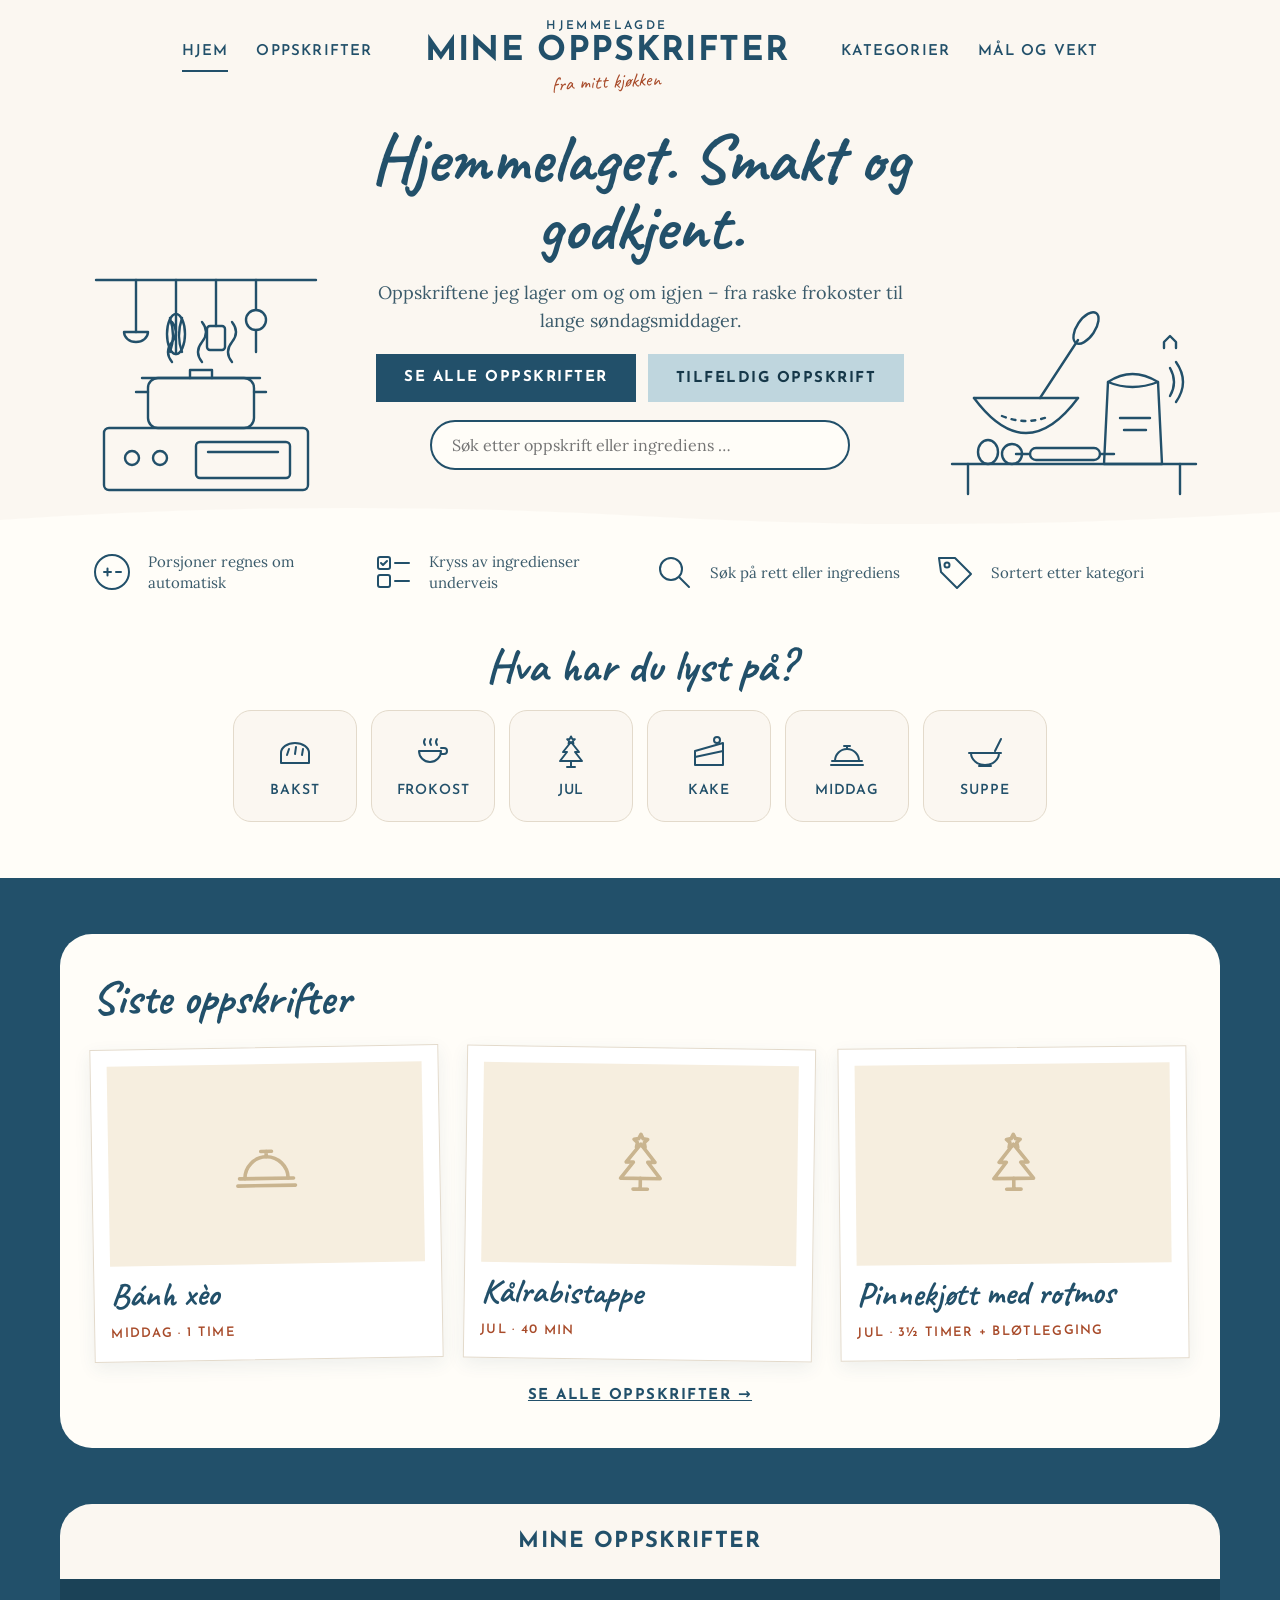
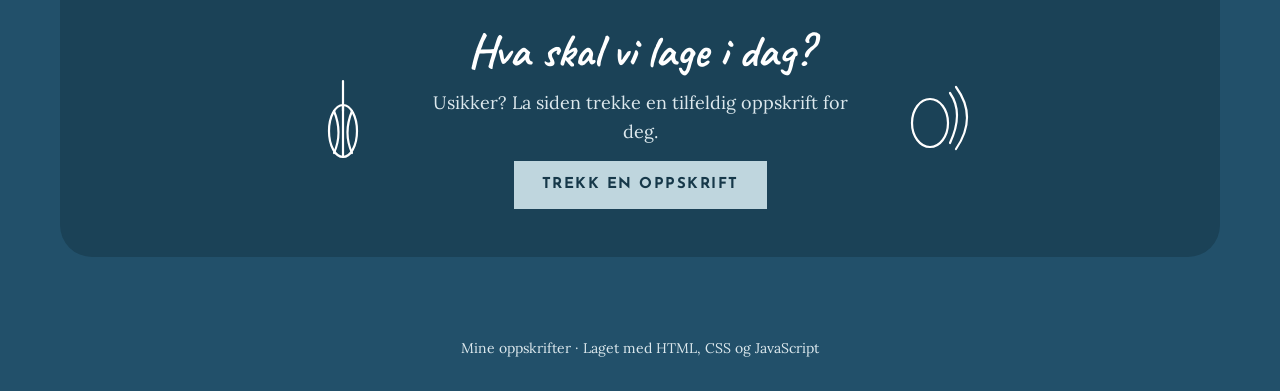
<file: index.html>
<!DOCTYPE html>
<html lang="no">
<head>
  <meta charset="utf-8">
  <meta name="viewport" content="width=device-width, initial-scale=1">
  <title>Mine oppskrifter</title>

  <!-- Skrifttyper fra Google Fonts:
       Caveat = håndskrift (titler), Josefin Sans = små versaler (meny, knapper),
       Lora = brødtekst (lett å lese) -->
  <link rel="preconnect" href="https://fonts.googleapis.com">
  <link rel="preconnect" href="https://fonts.gstatic.com" crossorigin>
  <link href="https://fonts.googleapis.com/css2?family=Caveat:wght@600;700&family=Josefin+Sans:wght@500;600;700&family=Lora:wght@400;500&display=swap" rel="stylesheet">
  <link rel="stylesheet" href="style.css">
</head>
<body>

  <!-- ========== Toppmeny ==========
       Menyen står i alle fire HTML-filene. Endrer du den, endre i alle.
       class="aktiv" gir strek under siden du er på. -->
  <header class="topp">
    <nav class="meny" aria-label="Hovedmeny">
      <a href="index.html" class="aktiv" aria-current="page">Hjem</a>
      <a href="oppskrifter.html">Oppskrifter</a>
    </nav>
    <a class="logo" href="index.html">
      <span class="logo-liten">Hjemmelagde</span>
      <span class="logo-navn">Mine oppskrifter</span>
      <span class="logo-hand">fra mitt kjøkken</span>
    </a>
    <nav class="meny" aria-label="Mer">
      <a href="index.html#kategorier">Kategorier</a>
      <a href="maal-og-vekt.html">Mål og vekt</a>
    </nav>
  </header>

  <main>
    <!-- ================= Hero (toppen av forsiden) ================= -->
    <section class="hero">
      <!-- Strektegning til venstre: komfyr med gryte og redskaper på stang -->
      <svg class="hero-tegning" viewBox="0 0 260 240" fill="none" stroke="currentColor" stroke-width="2.4" stroke-linecap="round" stroke-linejoin="round" aria-hidden="true">
        <path d="M20 22h220"/>
        <path d="M60 22v52"/><path d="M48 74a12 10 0 0 0 24 0z"/>
        <path d="M100 22v34"/><ellipse cx="100" cy="76" rx="9" ry="20"/><path d="M100 56v40M94 60q6 18 0 34M106 60q-6 18 0 34"/>
        <path d="M140 22v46"/><rect x="131" y="68" width="18" height="24" rx="3"/>
        <path d="M180 22v30"/><circle cx="180" cy="62" r="10"/><path d="M180 72v22"/>
        <path d="M96 104q-8-10 0-20q8-10 0-20"/><path d="M126 104q-8-10 0-20q8-10 0-20"/><path d="M156 104q-8-10 0-20q8-10 0-20"/>
        <path d="M66 120h118"/><path d="M114 120v-8h22v8"/>
        <rect x="72" y="120" width="106" height="50" rx="10"/>
        <path d="M72 134h-12M178 134h12"/>
        <rect x="28" y="170" width="204" height="62" rx="5"/>
        <circle cx="56" cy="200" r="7"/><circle cx="84" cy="200" r="7"/>
        <rect x="120" y="184" width="94" height="36" rx="4"/><path d="M132 194h70"/>
      </svg>

      <div class="hero-tekst">
        <h1>Hjemmelaget. Smakt og godkjent.</h1>
        <p>Oppskriftene jeg lager om og om igjen – fra raske frokoster til lange søndagsmiddager.</p>

        <div class="knapper">
          <a class="knapp" href="oppskrifter.html">Se alle oppskrifter</a>
          <!-- data-tilfeldig: felles.js gjør denne til en "trekk tilfeldig"-knapp -->
          <button class="knapp knapp-lys" type="button" data-tilfeldig>Tilfeldig oppskrift</button>
        </div>

        <!-- Søket sender deg til oppskrifter.html?sok=... og der filtreres lista -->
        <form class="sok-skjema" action="oppskrifter.html" method="get" role="search">
          <label for="sok-forside" class="skjult">Søk etter oppskrift eller ingrediens</label>
          <input id="sok-forside" name="sok" type="search" placeholder="Søk etter oppskrift eller ingrediens …">
        </form>
      </div>

      <!-- Strektegning til høyre: kjøkkenbord med bolle, mel, egg og kjevle -->
      <svg class="hero-tegning" viewBox="0 0 260 240" fill="none" stroke="currentColor" stroke-width="2.4" stroke-linecap="round" stroke-linejoin="round" aria-hidden="true">
        <path d="M8 206h244"/><path d="M24 206v30M236 206v30"/>
        <path d="M30 140h104"/><path d="M30 140q52 70 104 0"/>
        <path d="M96 140l38-58"/><ellipse cx="142" cy="70" rx="9" ry="18" transform="rotate(34 142 70)"/>
        <path d="M58 158q24 10 48 0" stroke-dasharray="4 6"/>
        <path d="M160 206l4-82q24-16 50 0l4 82z"/><path d="M164 124q24 10 50 0"/>
        <path d="M176 160h30M180 172h22"/>
        <ellipse cx="44" cy="194" rx="10" ry="12"/><ellipse cx="68" cy="196" rx="10" ry="10"/>
        <rect x="86" y="190" width="70" height="12" rx="6"/><path d="M86 196h-14M156 196h14"/>
        <path d="M226 110q8 14 0 28M232 104q14 20 0 40"/>
        <path d="M220 90v-6l6-6 6 6v6"/>
      </svg>
    </section>

    <!-- Bølgekanten mellom hero og den lyse stripa under -->
    <svg class="bolge" viewBox="0 0 1440 40" preserveAspectRatio="none" aria-hidden="true">
      <path d="M0 22 Q360 0 720 18 T1440 14 V40 H0z"/>
    </svg>

    <!-- ================= Hva siden kan ================= -->
    <section class="lys-stripe">
      <ul class="funksjoner">
        <li>
          <svg viewBox="0 0 44 44" fill="none" stroke="currentColor" stroke-width="2" stroke-linecap="round" aria-hidden="true"><circle cx="22" cy="22" r="17"/><path d="M14 22h7M17.5 18.5v7M26 22h5"/></svg>
          Porsjoner regnes om automatisk
        </li>
        <li>
          <svg viewBox="0 0 44 44" fill="none" stroke="currentColor" stroke-width="2" stroke-linecap="round" stroke-linejoin="round" aria-hidden="true"><rect x="7" y="7" width="12" height="12" rx="2"/><path d="M10 13l2 2 4-4"/><path d="M24 13h14"/><rect x="7" y="25" width="12" height="12" rx="2"/><path d="M24 31h14"/></svg>
          Kryss av ingredienser underveis
        </li>
        <li>
          <svg viewBox="0 0 44 44" fill="none" stroke="currentColor" stroke-width="2" stroke-linecap="round" aria-hidden="true"><circle cx="19" cy="19" r="11"/><path d="M27 27l10 10"/></svg>
          Søk på rett eller ingrediens
        </li>
        <li>
          <svg viewBox="0 0 44 44" fill="none" stroke="currentColor" stroke-width="2" stroke-linecap="round" stroke-linejoin="round" aria-hidden="true"><path d="M6 8h16l16 16-14 14L8 22z"/><circle cx="14" cy="15" r="2.5"/></svg>
          Sortert etter kategori
        </li>
      </ul>

      <!-- ================= Kategorier =================
           forside.js fyller lista med én flis per kategori i oppskriftene dine -->
      <div class="kategorier" id="kategorier">
        <h2 class="hand-tittel">Hva har du lyst på?</h2>
        <ul class="kategori-liste" id="kategori-liste"></ul>
      </div>
    </section>

    <!-- ================= Siste oppskrifter ================= -->
    <section class="mork-seksjon">
      <div class="hvit-boks">
        <h2 class="hand-tittel">Siste oppskrifter</h2>
        <!-- forside.js setter inn de tre nyeste kortene her -->
        <ul class="kort-liste" id="siste-liste">
          <li class="laster">Laster oppskrifter …</li>
        </ul>
        <a class="se-alle" href="oppskrifter.html">Se alle oppskrifter →</a>
      </div>
    </section>

    <!-- ================= Avslutning: trekk en tilfeldig oppskrift ================= -->
    <section class="mork-seksjon">
      <div class="avslutning">
        <div class="avslutning-topp">Mine oppskrifter</div>
        <div class="avslutning-innhold">
          <!-- Lite visp -->
          <svg viewBox="0 0 90 90" fill="none" stroke="currentColor" stroke-width="2.2" stroke-linecap="round" stroke-linejoin="round" aria-hidden="true"><path d="M45 8v30"/><ellipse cx="45" cy="58" rx="14" ry="26"/><path d="M45 32v52M36 38q9 22 0 42M54 38q-9 22 0 42"/></svg>
          <div>
            <h2 class="hand-tittel">Hva skal vi lage i dag?</h2>
            <p>Usikker? La siden trekke en tilfeldig oppskrift for deg.</p>
            <button class="knapp knapp-lys" type="button" data-tilfeldig>Trekk en oppskrift</button>
          </div>
          <!-- Lite egg -->
          <svg viewBox="0 0 90 90" fill="none" stroke="currentColor" stroke-width="2.2" stroke-linecap="round" stroke-linejoin="round" aria-hidden="true"><ellipse cx="38" cy="50" rx="18" ry="24"/><path d="M58 20q14 20 0 50M64 14q22 30 0 62"/></svg>
        </div>
      </div>
    </section>
  </main>

  <footer class="bunn">Mine oppskrifter · Laget med HTML, CSS og JavaScript</footer>

  <!-- Rekkefølgen betyr noe: lista først, så verktøyene, så skriptet for denne siden -->
  <script src="oppskrifter/liste.js"></script>
  <script src="js/markdown.js"></script>
  <script src="js/felles.js"></script>
  <script src="js/forside.js"></script>
</body>
</html>
</file>
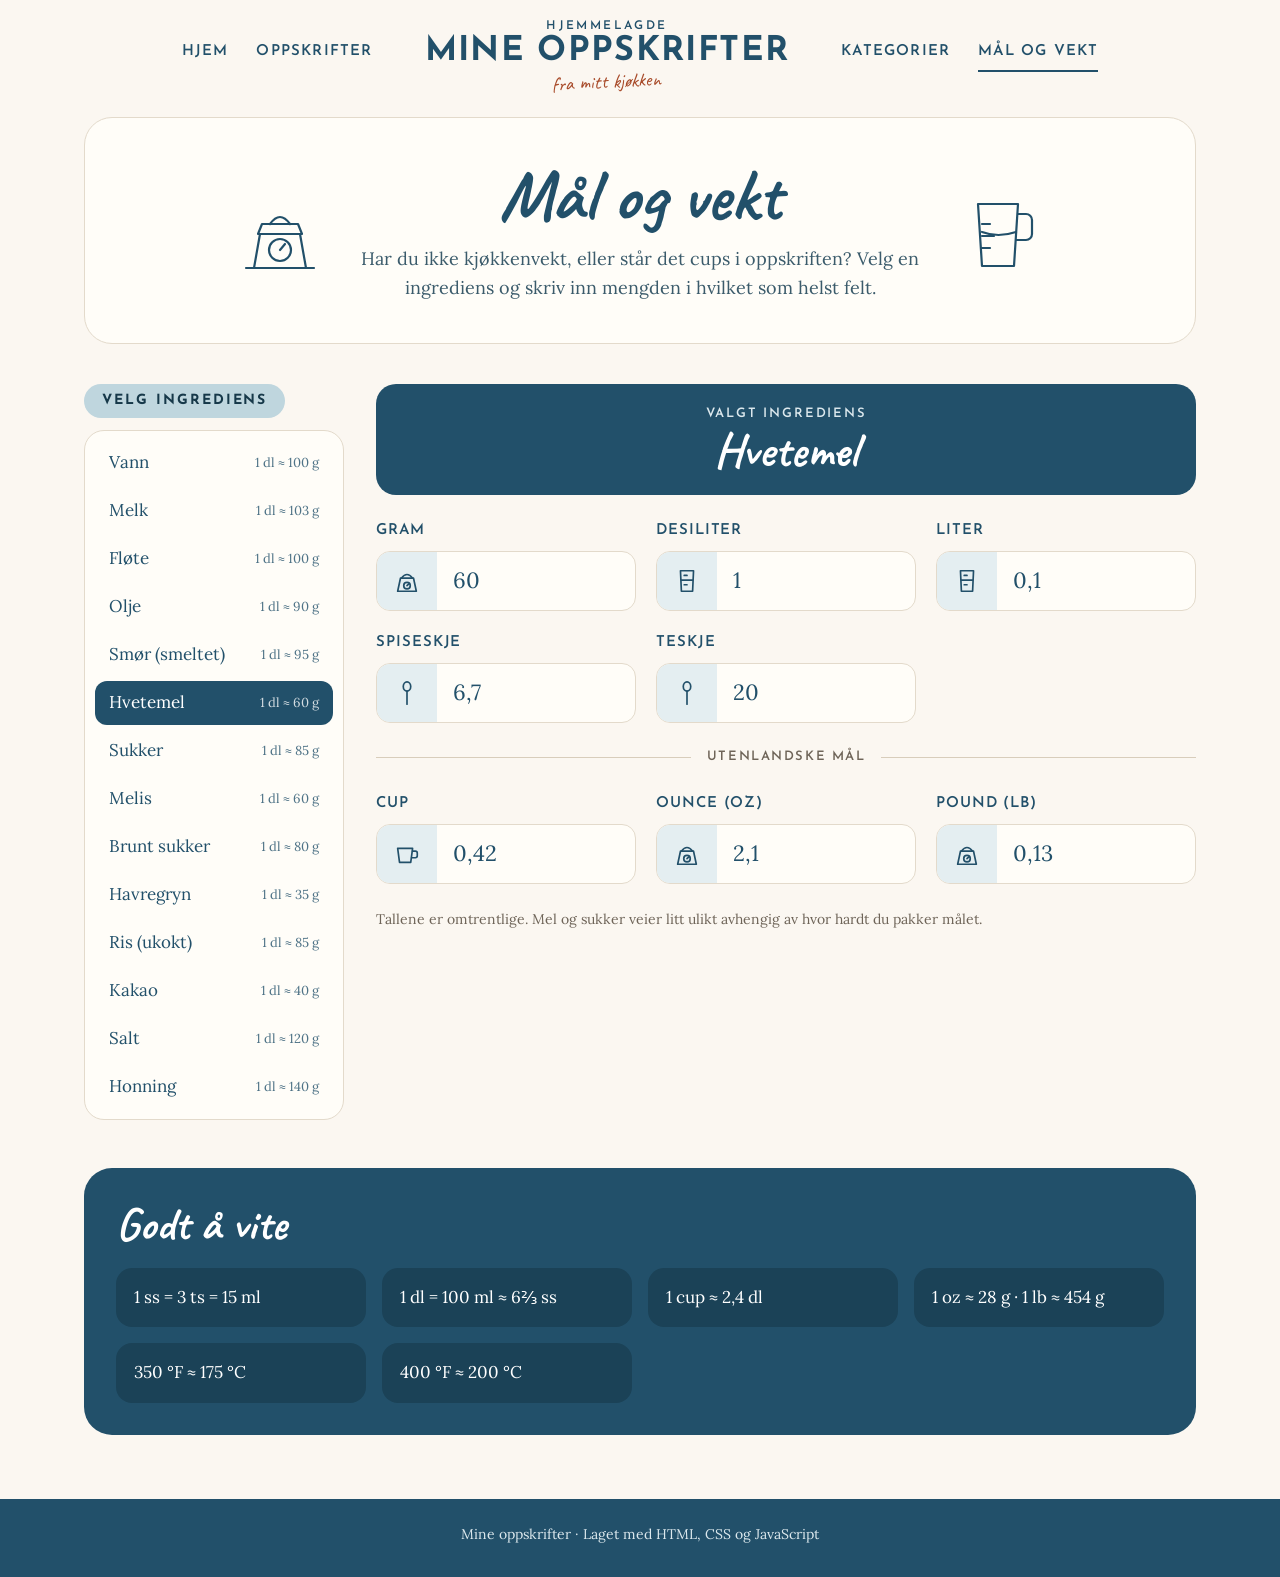
<file: maal-og-vekt.html>
<!DOCTYPE html>
<html lang="no">
<head>
  <meta charset="utf-8">
  <meta name="viewport" content="width=device-width, initial-scale=1">
  <title>Mål og vekt – Mine oppskrifter</title>
  <link rel="preconnect" href="https://fonts.googleapis.com">
  <link rel="preconnect" href="https://fonts.gstatic.com" crossorigin>
  <link href="https://fonts.googleapis.com/css2?family=Caveat:wght@600;700&family=Josefin+Sans:wght@500;600;700&family=Lora:wght@400;500&display=swap" rel="stylesheet">
  <link rel="stylesheet" href="style.css">
</head>
<body>

  <!-- ========== Toppmeny (samme på alle sider) ========== -->
  <header class="topp">
    <nav class="meny" aria-label="Hovedmeny">
      <a href="index.html">Hjem</a>
      <a href="oppskrifter.html">Oppskrifter</a>
    </nav>
    <a class="logo" href="index.html">
      <span class="logo-liten">Hjemmelagde</span>
      <span class="logo-navn">Mine oppskrifter</span>
      <span class="logo-hand">fra mitt kjøkken</span>
    </a>
    <nav class="meny" aria-label="Mer">
      <a href="index.html#kategorier">Kategorier</a>
      <a href="maal-og-vekt.html" class="aktiv" aria-current="page">Mål og vekt</a>
    </nav>
  </header>

    <!-- ================= Intro ================= -->
  <main class="side">
    <div class="maal-intro">
      <!-- Kjøkkenvekt -->
      <svg viewBox="0 0 96 96" fill="none" stroke="currentColor" stroke-width="2.2" stroke-linecap="round" stroke-linejoin="round" aria-hidden="true"><path d="M14 86h68"/><path d="M22 86l6-34h40l6 34"/><circle cx="48" cy="68" r="11"/><path d="M48 68l5-6"/><path d="M26 52h44l-4-10H30z"/><path d="M38 42q10-14 20 0"/></svg>
      <div>
        <h1 class="hand-tittel stor">Mål og vekt</h1>
        <p>Har du ikke kjøkkenvekt, eller står det cups i oppskriften? Velg en ingrediens og skriv inn mengden i hvilket som helst felt.</p>
      </div>
      <!-- Litermål -->
      <svg viewBox="0 0 96 96" fill="none" stroke="currentColor" stroke-width="2.2" stroke-linecap="round" stroke-linejoin="round" aria-hidden="true"><path d="M26 22h40l-4 62H30z"/><path d="M66 32h8a6 6 0 0 1 6 6v14a6 6 0 0 1-6 6h-10"/><path d="M30 42h8M30 54h12M30 66h8"/><path d="M30 50q16 6 34 0"/></svg>
    </div>
  
    <!-- ================= Selve kalkulatoren ================= -->
    <div class="kalkulator">
  
      <!-- Venstre: ingrediensknappene. maal-og-vekt.js fyller denne lista. -->
      <div class="kalk-ingredienser">
        <span class="pille">Velg ingrediens</span>
        <div class="ingrediens-valg" id="ingrediens-valg"></div>
      </div>
  
      <!-- Høyre: feltene. Hvert felt har data-enhet, som maal-og-vekt.js
           bruker for å vite hvilken enhet feltet står for. -->
      <div class="kalk-felter">
        <div class="valgt-boks">
          <span>Valgt ingrediens</span>
          <strong id="valgt-navn">Hvetemel</strong>
        </div>
  
        <div class="felt-rutenett">
          <div class="felt"><label for="felt-g">Gram</label><div class="felt-boks"><span class="felt-ikon ikon-vekt" aria-hidden="true"></span><input id="felt-g" data-enhet="g" type="text" inputmode="decimal" autocomplete="off"></div></div>
          <div class="felt"><label for="felt-dl">Desiliter</label><div class="felt-boks"><span class="felt-ikon ikon-maal" aria-hidden="true"></span><input id="felt-dl" data-enhet="dl" type="text" inputmode="decimal" autocomplete="off"></div></div>
          <div class="felt"><label for="felt-l">Liter</label><div class="felt-boks"><span class="felt-ikon ikon-maal" aria-hidden="true"></span><input id="felt-l" data-enhet="l" type="text" inputmode="decimal" autocomplete="off"></div></div>
          <div class="felt"><label for="felt-ss">Spiseskje</label><div class="felt-boks"><span class="felt-ikon ikon-skje" aria-hidden="true"></span><input id="felt-ss" data-enhet="ss" type="text" inputmode="decimal" autocomplete="off"></div></div>
          <div class="felt"><label for="felt-ts">Teskje</label><div class="felt-boks"><span class="felt-ikon ikon-skje" aria-hidden="true"></span><input id="felt-ts" data-enhet="ts" type="text" inputmode="decimal" autocomplete="off"></div></div>
        </div>
  
        <div class="skillelinje">Utenlandske mål</div>
  
        <div class="felt-rutenett">
          <div class="felt"><label for="felt-cup">Cup</label><div class="felt-boks"><span class="felt-ikon ikon-kopp" aria-hidden="true"></span><input id="felt-cup" data-enhet="cup" type="text" inputmode="decimal" autocomplete="off"></div></div>
          <div class="felt"><label for="felt-oz">Ounce (oz)</label><div class="felt-boks"><span class="felt-ikon ikon-vekt" aria-hidden="true"></span><input id="felt-oz" data-enhet="oz" type="text" inputmode="decimal" autocomplete="off"></div></div>
          <div class="felt"><label for="felt-lb">Pound (lb)</label><div class="felt-boks"><span class="felt-ikon ikon-vekt" aria-hidden="true"></span><input id="felt-lb" data-enhet="lb" type="text" inputmode="decimal" autocomplete="off"></div></div>
        </div>
  
        <p class="liten-tekst">Tallene er omtrentlige. Mel og sukker veier litt ulikt avhengig av hvor hardt du pakker målet.</p>
      </div>
    </div>
  
    <!-- ================= Godt å vite ================= -->
    <div class="godt-aa-vite">
      <h2 class="hand-tittel">Godt å vite</h2>
      <ul>
        <li>1 ss = 3 ts = 15 ml</li>
        <li>1 dl = 100 ml ≈ 6⅔ ss</li>
        <li>1 cup ≈ 2,4 dl</li>
        <li>1 oz ≈ 28 g · 1 lb ≈ 454 g</li>
        <li>350 °F ≈ 175 °C</li>
        <li>400 °F ≈ 200 °C</li>
      </ul>
    </div>
  </main>

  <footer class="bunn">Mine oppskrifter · Laget med HTML, CSS og JavaScript</footer>

  <!-- Kalkulatoren trenger ikke oppskriftsfilene, bare liste.js og felles.js
       (for "Tilfeldig oppskrift" og felles ting) og sitt eget skript -->
  <script src="oppskrifter/liste.js"></script>
  <script src="js/markdown.js"></script>
  <script src="js/felles.js"></script>
  <script src="js/maal-og-vekt.js"></script>
</body>
</html>
</file>
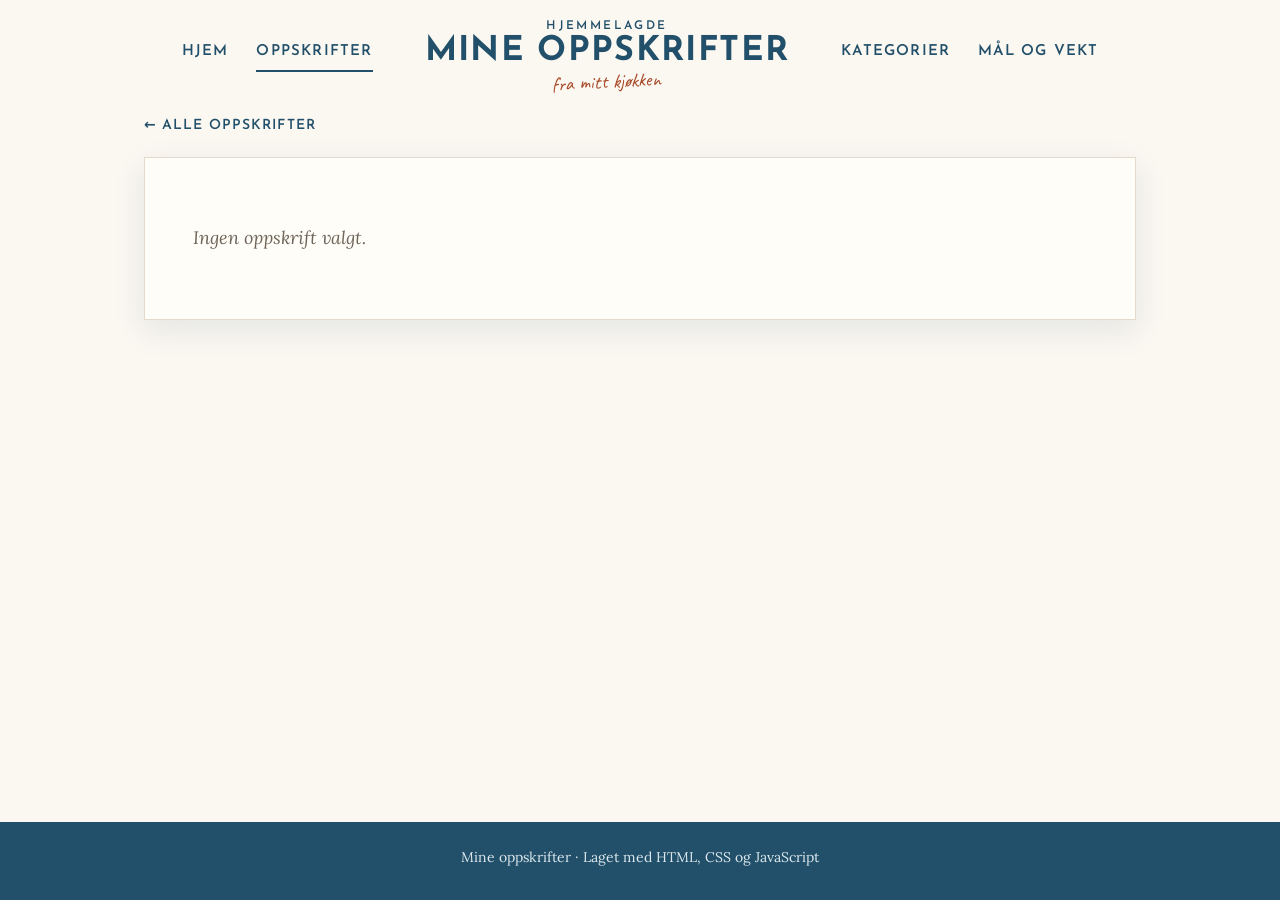
<file: oppskrift.html>
<!DOCTYPE html>
<html lang="no">
<head>
  <meta charset="utf-8">
  <meta name="viewport" content="width=device-width, initial-scale=1">
  <!-- Tittelen byttes ut av oppskrift.js når oppskriften er lastet -->
  <title>Oppskrift – Mine oppskrifter</title>
  <link rel="preconnect" href="https://fonts.googleapis.com">
  <link rel="preconnect" href="https://fonts.gstatic.com" crossorigin>
  <link href="https://fonts.googleapis.com/css2?family=Caveat:wght@600;700&family=Josefin+Sans:wght@500;600;700&family=Lora:wght@400;500&display=swap" rel="stylesheet">
  <link rel="stylesheet" href="style.css">
</head>
<body>

  <!-- ========== Toppmeny (samme på alle sider) ========== -->
  <header class="topp">
    <nav class="meny" aria-label="Hovedmeny">
      <a href="index.html">Hjem</a>
      <a href="oppskrifter.html" class="aktiv">Oppskrifter</a>
    </nav>
    <a class="logo" href="index.html">
      <span class="logo-liten">Hjemmelagde</span>
      <span class="logo-navn">Mine oppskrifter</span>
      <span class="logo-hand">fra mitt kjøkken</span>
    </a>
    <nav class="meny" aria-label="Mer">
      <a href="index.html#kategorier">Kategorier</a>
      <a href="maal-og-vekt.html">Mål og vekt</a>
    </nav>
  </header>

  <!-- Denne ene sida viser ALLE oppskriftene.
       Hvilken det blir, står i adressen: oppskrift.html?navn=pannekaker
       oppskrift.js henter riktig .md-fil og fyller inn feltene under. -->
  <main>
    <article class="oppskrift" id="oppskrift">
      <a class="tilbake" href="oppskrifter.html">← Alle oppskrifter</a>

      <div class="oppskrift-kort">
        <p class="laster" id="laster">Laster oppskrift …</p>

        <!-- hidden til oppskriften er lastet -->
        <div class="oppskrift-topp" id="oppskrift-topp" hidden>

          <!-- ===== Venstre kolonne: tittel, merkelapper, bilde og notat ===== -->
          <div class="oppskrift-venstre">
            <h1 id="tittel"></h1>
            <div class="merker" id="merker"></div>
            <div class="oppskrift-bilde" id="bilde"></div>
            <p class="notat" id="notat" hidden></p>
          </div>

          <!-- ===== Høyre kolonne: ingredienser =====
               Ingredienslista står under "## Ingredienser" i .md-fila.
               oppskrift.js flytter den hit, ved siden av bildet. -->
          <div class="oppskrift-hoyre" id="ingrediens-plass">
            <div class="porsjoner" id="porsjoner" hidden>
              <span>Porsjoner</span>
              <button type="button" data-endre="-1" aria-label="Færre porsjoner">−</button>
              <!-- aria-live gjør at skjermlesere leser opp det nye tallet -->
              <output id="antall-porsjoner" aria-live="polite"></output>
              <button type="button" data-endre="1" aria-label="Flere porsjoner">+</button>
            </div>
          </div>
        </div>

        <!-- ===== Resten av oppskriften (Slik gjør du, Tips osv.) ===== -->
        <div class="innhold" id="innhold" hidden></div>
      </div>
    </article>
  </main>

  <footer class="bunn">Mine oppskrifter · Laget med HTML, CSS og JavaScript</footer>

  <script src="oppskrifter/liste.js"></script>
  <script src="js/markdown.js"></script>
  <script src="js/felles.js"></script>
  <script src="js/oppskrift.js"></script>
</body>
</html>
</file>
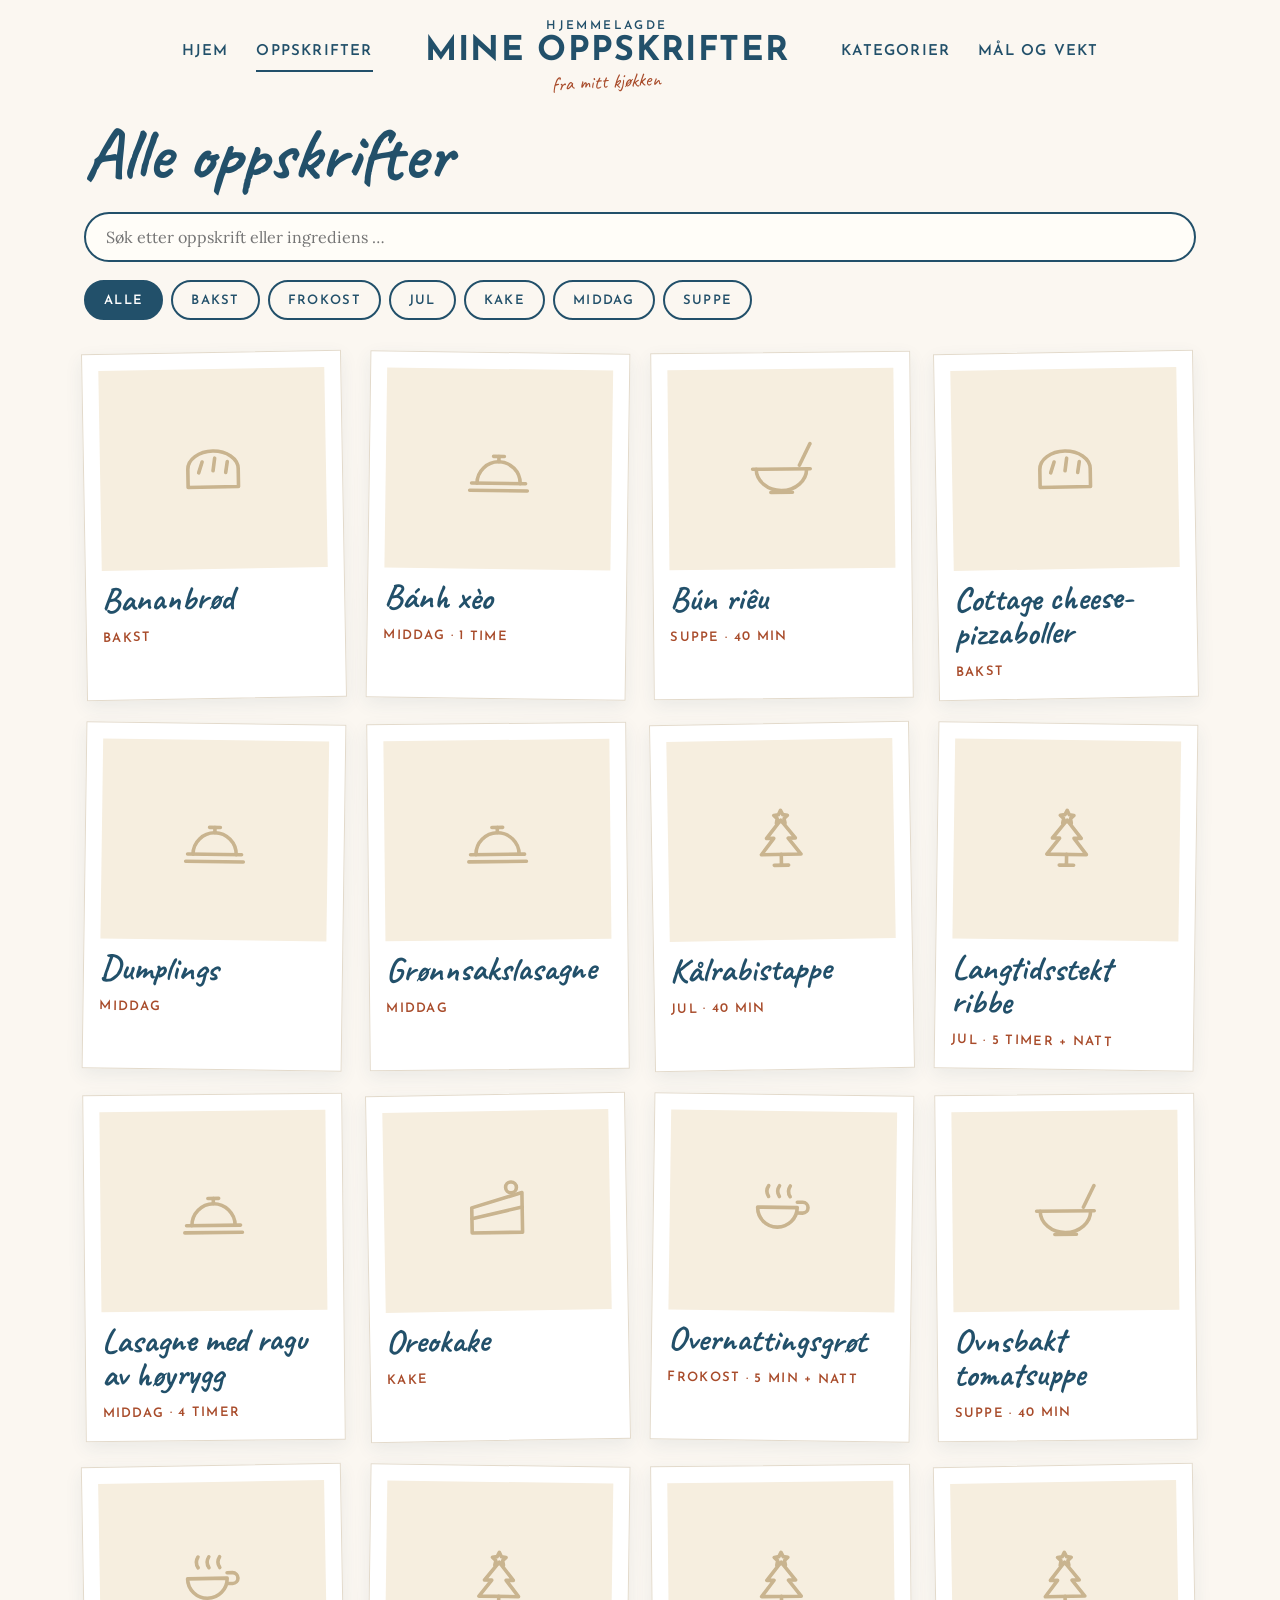
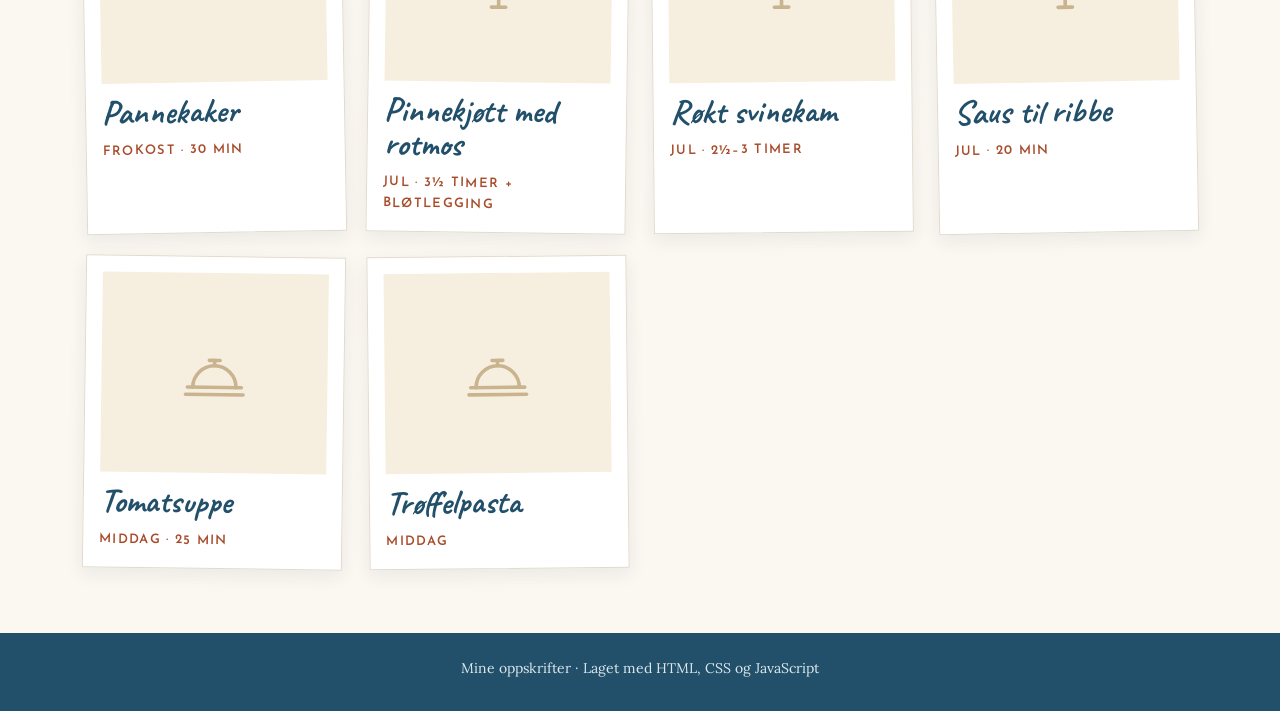
<file: oppskrifter.html>
<!DOCTYPE html>
<html lang="no">
<head>
  <meta charset="utf-8">
  <meta name="viewport" content="width=device-width, initial-scale=1">
  <title>Alle oppskrifter – Mine oppskrifter</title>
  <link rel="preconnect" href="https://fonts.googleapis.com">
  <link rel="preconnect" href="https://fonts.gstatic.com" crossorigin>
  <link href="https://fonts.googleapis.com/css2?family=Caveat:wght@600;700&family=Josefin+Sans:wght@500;600;700&family=Lora:wght@400;500&display=swap" rel="stylesheet">
  <link rel="stylesheet" href="style.css">
</head>
<body>

  <!-- ========== Toppmeny (samme på alle sider) ========== -->
  <header class="topp">
    <nav class="meny" aria-label="Hovedmeny">
      <a href="index.html">Hjem</a>
      <a href="oppskrifter.html" class="aktiv" aria-current="page">Oppskrifter</a>
    </nav>
    <a class="logo" href="index.html">
      <span class="logo-liten">Hjemmelagde</span>
      <span class="logo-navn">Mine oppskrifter</span>
      <span class="logo-hand">fra mitt kjøkken</span>
    </a>
    <nav class="meny" aria-label="Mer">
      <a href="index.html#kategorier">Kategorier</a>
      <a href="maal-og-vekt.html">Mål og vekt</a>
    </nav>
  </header>

  <main class="side">
    <h1 class="hand-tittel stor">Alle oppskrifter</h1>

    <!-- Søkefelt: alle.js skjuler kortene som ikke inneholder det du skriver -->
    <label for="sok" class="skjult">Søk etter oppskrift eller ingrediens</label>
    <input id="sok" class="sokefelt" type="search" placeholder="Søk etter oppskrift eller ingrediens …" autocomplete="off">

    <!-- Filterknapper: "Alle" står her fra start, resten legger alle.js til -->
    <div class="filter" id="filter">
      <button type="button" class="aktiv" data-kategori="alle">Alle</button>
    </div>

    <ul class="kort-liste" id="liste">
      <li class="laster">Laster oppskrifter …</li>
    </ul>

    <!-- Vises bare når søket ikke gir treff -->
    <p id="ingen" class="ingen" hidden>Fant ingen oppskrifter. Prøv et annet ord?</p>
  </main>

  <footer class="bunn">Mine oppskrifter · Laget med HTML, CSS og JavaScript</footer>

  <script src="oppskrifter/liste.js"></script>
  <script src="js/markdown.js"></script>
  <script src="js/felles.js"></script>
  <script src="js/alle.js"></script>
</body>
</html>
</file>
<file: style.css>
/* ==========================================================
   Mine oppskrifter – stilark
   ----------------------------------------------------------
   Innhold:
   1. Farger og skrifter (endre her for å endre hele siden)
   2. Grunnoppsett
   3. Toppmeny og bunntekst
   4. Felles byggeklosser (knapper, titler, piller)
   5. Forsiden
   6. Oppskriftskort (forsiden og "Alle oppskrifter")
   7. "Alle oppskrifter"
   8. Én oppskrift
   9. Mål og vekt
   10. Mobil
   ========================================================== */


/* ---------- 1. Farger og skrifter ----------
   Dette er "variabler". Bytter du f.eks. --blekk her,
   får hele siden ny hovedfarge. */
:root {
  --papir: #FBF7F1;        /* bakgrunnen, lys kremfarge */
  --lys: #FFFDF8;          /* lyse felt og kort */
  --blekk: #22506A;        /* hovedfargen: blekkblå */
  --blekk-mork: #1B4257;   /* mørkere blå til bokser på blå bakgrunn */
  --blekk-hover: #163849;  /* når du holder musa over en lenke */
  --himmel: #BFD6DE;       /* lyseblå knapper og piller */
  --himmel-lys: #E4EEF1;   /* svært lys blå bak ikoner */
  --rust: #A84B2A;         /* rustbrun detaljfarge */
  --brun-tekst: #6B3A22;   /* tekstfarge i oppskriftene */
  --tekst-dempet: #6E6458; /* små hjelpetekster */
  --tekst-bla: #3B5B6B;    /* vanlig brødtekst */
  --linje: #E3DACB;        /* tynne kantlinjer */
  --plassholder: #F6EEDF;  /* bakgrunn der det mangler bilde */

  --hand: "Caveat", cursive;                  /* håndskrift */
  --versal: "Josefin Sans", system-ui, sans-serif; /* meny og knapper */
  --brod: "Lora", Georgia, serif;             /* brødtekst */

  --radius: 18px;
}


/* ---------- 2. Grunnoppsett ---------- */

/* border-box gjør at padding regnes med i bredden – mye enklere å jobbe med */
* { box-sizing: border-box; }

body {
  margin: 0;
  background: var(--papir);
  color: var(--blekk);
  font-family: var(--brod);
  font-size: 18px;
  line-height: 1.6;

  /* Gjør at bunnteksten alltid ligger nederst, også på korte sider */
  min-height: 100vh;
  display: flex;
  flex-direction: column;
}

/* main tar all ledig plass mellom menyen og bunnteksten */
main { flex: 1; width: 100%; }

a { color: var(--blekk); }
a:hover { color: var(--blekk-hover); }

img { max-width: 100%; display: block; }

/* Synlig ramme når du navigerer med tastaturet (Tab) */
:focus-visible {
  outline: 3px solid var(--himmel);
  outline-offset: 2px;
}

/* Elementer med hidden-attributtet skal alltid være skjult,
   også når de har display: flex fra en annen regel */
[hidden] { display: none !important; }

/* "Laster oppskrifter …" mens JavaScript henter filene */
.laster {
  list-style: none;
  color: var(--tekst-dempet);
  font-style: italic;
}

/* Beskjed øverst hvis siden åpnes direkte fra disken (file://) */
.varsel {
  margin: 0;
  padding: 14px 24px;
  background: var(--rust);
  color: #FFFFFF;
  text-align: center;
  font-size: 16px;
}

/* Skjuler tekst visuelt, men skjermlesere leser den fortsatt */
.skjult {
  position: absolute;
  width: 1px;
  height: 1px;
  overflow: hidden;
  clip: rect(0 0 0 0);
  white-space: nowrap;
}

/* Felles bredde for innholdet på undersidene */
.side {
  max-width: 1160px;
  margin: 0 auto;
  padding: 16px 24px 64px;
}


/* ---------- 3. Toppmeny og bunntekst ---------- */

/* Menyen er tre deler på rad: lenker – logo – lenker.
   flex-wrap gjør at de legger seg under hverandre på smale skjermer. */
.topp {
  max-width: 1200px;
  margin: 0 auto;
  padding: 20px 24px 8px;
  display: flex;
  flex-wrap: wrap;
  align-items: center;
  justify-content: center;
  gap: 12px 40px;
}

.meny {
  display: flex;
  flex-wrap: wrap;
  justify-content: center;
  gap: 28px;
}

.meny a {
  font-family: var(--versal);
  font-weight: 600;
  font-size: 15px;
  letter-spacing: 0.08em;
  text-transform: uppercase;
  text-decoration: none;
  padding-bottom: 6px;
  border-bottom: 2px solid transparent;
}

/* Siden du er på får strek under seg */
.meny a.aktiv,
.meny a:hover { border-bottom-color: currentColor; }

.logo {
  display: flex;
  flex-direction: column;
  align-items: center;
  text-decoration: none;
  padding: 0 12px;
  font-family: var(--versal);
  text-transform: uppercase;
  line-height: 1.1;
}
.logo-liten { font-size: 12px; font-weight: 600; letter-spacing: 0.2em; }
.logo-navn  { font-size: 34px; font-weight: 700; letter-spacing: 0.04em; }
.logo-hand {
  font-family: var(--hand);
  font-size: 20px;
  text-transform: none;
  color: var(--rust);
  transform: rotate(-3deg); /* litt skjev, som skrevet for hånd */
}

.bunn {
  background: var(--blekk);
  color: #DCE8ED;
  text-align: center;
  font-size: 14px;
  padding: 24px 24px 32px;
}

/* På forsiden har den blå seksjonen over allerede luft nok */
.mork-seksjon + .bunn { padding-top: 0; }


/* ---------- 4. Felles byggeklosser ---------- */

/* Store håndskrevne overskrifter */
.hand-tittel {
  margin: 0;
  font-family: var(--hand);
  font-weight: 700;
  font-size: 46px;
  line-height: 1.05;
}
.hand-tittel.stor { font-size: 72px; }

/* Rektangulære knapper med versaler */
.knapp {
  display: inline-flex;
  align-items: center;
  justify-content: center;
  min-height: 48px;
  padding: 0 28px;
  border: none;
  background: var(--blekk);
  color: #FFFFFF;
  font-family: var(--versal);
  font-weight: 700;
  font-size: 15px;
  letter-spacing: 0.1em;
  text-transform: uppercase;
  text-decoration: none;
  cursor: pointer;
}
.knapp:hover { background: var(--blekk-hover); color: #FFFFFF; }

.knapp-lys { background: var(--himmel); color: var(--blekk-hover); }
.knapp-lys:hover { background: #A9C8D2; color: var(--blekk-hover); }

/* Lyseblå "pille" brukt som etikett, f.eks. "Ingredienser" */
.pille {
  align-self: flex-start;
  display: inline-block;
  padding: 8px 18px;
  background: var(--himmel);
  color: var(--blekk-hover);
  border-radius: 999px;
  font-family: var(--versal);
  font-weight: 700;
  font-size: 14px;
  letter-spacing: 0.14em;
  text-transform: uppercase;
  line-height: 1.3;
}

/* Runde søkefelt */
.sokefelt,
.sok-skjema input {
  width: 100%;
  height: 50px;
  padding: 0 20px;
  font: inherit;
  font-size: 16px;
  color: var(--blekk);
  background: var(--lys);
  border: 2px solid var(--blekk);
  border-radius: 999px;
}


/* ---------- 5. Forsiden ---------- */

.hero {
  max-width: 1200px;
  margin: 0 auto;
  padding: 24px 24px 0;
  display: flex;
  flex-wrap: wrap;
  align-items: flex-end;
  justify-content: center;
  gap: 24px;
}

.hero-tegning {
  width: 260px;
  height: 240px;
  flex-shrink: 0;
  color: var(--blekk); /* tegningene bruker currentColor, altså denne fargen */
}

.hero-tekst {
  flex: 1 1 420px;
  max-width: 560px;
  display: flex;
  flex-direction: column;
  align-items: center;
  gap: 18px;
  text-align: center;
  padding-bottom: 28px;
}
.hero-tekst h1 {
  margin: 0;
  font-family: var(--hand);
  font-weight: 700;
  font-size: 68px;
  line-height: 1;
}
.hero-tekst p { margin: 0; color: var(--tekst-bla); }

.knapper {
  display: flex;
  flex-wrap: wrap;
  justify-content: center;
  gap: 12px;
}

.sok-skjema { width: 100%; max-width: 420px; }

/* Bølgen fylles med samme farge som stripa under, så de flyter sammen */
.bolge { display: block; width: 100%; height: 40px; }
.bolge path { fill: var(--lys); }

.lys-stripe {
  background: var(--lys);
  padding: 12px 24px 56px;
}

/* De fire små "dette kan siden"-punktene.
   auto-fit + minmax: så mange kolonner som får plass, minst 220px brede. */
.funksjoner {
  list-style: none;
  max-width: 1100px;
  margin: 0 auto;
  padding: 0;
  display: grid;
  grid-template-columns: repeat(auto-fit, minmax(220px, 1fr));
  gap: 24px;
}
.funksjoner li {
  display: flex;
  align-items: center;
  gap: 14px;
  font-size: 15px;
  line-height: 1.4;
  color: var(--tekst-bla);
}
.funksjoner svg { width: 44px; height: 44px; flex-shrink: 0; color: var(--blekk); }

/* Kategorifliser */
.kategorier {
  max-width: 1160px;
  margin: 48px auto 0;
  display: flex;
  flex-direction: column;
  align-items: center;
  gap: 20px;
  scroll-margin-top: 24px; /* litt luft når du hopper hit fra menyen */
}

.kategori-liste {
  list-style: none;
  margin: 0;
  padding: 0;
  display: flex;
  flex-wrap: wrap;           /* bryter til ny linje i stedet for å skli */
  justify-content: center;
  gap: 14px;
}

.kategori {
  width: 124px;
  height: 112px;
  display: flex;
  flex-direction: column;
  align-items: center;
  justify-content: center;
  gap: 10px;
  background: var(--papir);
  border: 1px solid var(--linje);
  border-radius: var(--radius);
  text-decoration: none;
  font-family: var(--versal);
  font-weight: 600;
  font-size: 14px;
  letter-spacing: 0.06em;
  text-transform: uppercase;
  text-align: center;
  line-height: 1.2;
  transition: transform 0.15s, border-color 0.15s;
}
.kategori:hover { transform: translateY(-3px); border-color: var(--blekk); }
.kategori .kategori-ikon { width: 40px; height: 40px; }

/* Blå seksjoner med lys boks inni */
.mork-seksjon {
  background: var(--blekk);
  padding: 56px 24px 0;
}
.mork-seksjon:last-of-type { padding-bottom: 56px; }

.hvit-boks {
  max-width: 1160px;
  margin: 0 auto;
  background: var(--lys);
  border-radius: 32px;
  padding: 40px 32px;
  display: flex;
  flex-direction: column;
  gap: 24px;
}

.se-alle {
  align-self: center;
  font-family: var(--versal);
  font-weight: 700;
  font-size: 15px;
  letter-spacing: 0.1em;
  text-transform: uppercase;
}

/* Avslutningen nederst på forsiden */
.avslutning {
  max-width: 1160px;
  margin: 0 auto;
  border-radius: 32px;
  overflow: hidden; /* gjør at de runde hjørnene klipper innholdet */
}
.avslutning-topp {
  background: var(--papir);
  padding: 20px;
  text-align: center;
  font-family: var(--versal);
  font-weight: 700;
  font-size: 22px;
  letter-spacing: 0.06em;
  text-transform: uppercase;
}
.avslutning-innhold {
  background: var(--blekk-mork);
  color: #FFFFFF;
  padding: 48px 24px;
  display: flex;
  flex-wrap: wrap;
  align-items: center;
  justify-content: center;
  gap: 32px;
  text-align: center;
}
.avslutning-innhold > div {
  max-width: 440px;
  display: flex;
  flex-direction: column;
  align-items: center;
  gap: 14px;
}
.avslutning-innhold p { margin: 0; color: #DCE8ED; }
.avslutning-innhold svg { width: 90px; height: 90px; }


/* ---------- 6. Oppskriftskort ---------- */

.kort-liste {
  list-style: none;
  margin: 0;
  padding: 0;
  display: grid;
  grid-template-columns: repeat(auto-fill, minmax(260px, 1fr));
  gap: 24px;
}

.kort a {
  height: 100%;
  display: flex;
  flex-direction: column;
  gap: 12px;
  padding: 16px;
  background: #FFFFFF;
  border: 1px solid var(--linje);
  box-shadow: 0 6px 18px rgba(34, 80, 106, 0.08);
  text-decoration: none;
  transition: transform 0.2s, box-shadow 0.2s;
}

/* Hvert kort er litt skjevt, som papirlapper på et bord.
   nth-child velger annenhver/hver tredje, så de vipper ulikt. */
.kort:nth-child(3n + 1) a { transform: rotate(-1deg); }
.kort:nth-child(3n + 2) a { transform: rotate(0.8deg); }
.kort:nth-child(3n + 3) a { transform: rotate(-0.6deg); }
.kort a:hover {
  transform: rotate(0deg) translateY(-4px);
  box-shadow: 0 12px 26px rgba(34, 80, 106, 0.14);
}

.kort-bilde {
  height: 200px;
  background: var(--plassholder);
  display: flex;
  align-items: center;
  justify-content: center;
  overflow: hidden;
  color: #C9B48F; /* farge på plassholder-ikonet */
}
.kort-bilde img { width: 100%; height: 100%; object-fit: cover; }
.kort-bilde .kategori-ikon { width: 72px; height: 72px; }

.kort-tittel {
  font-family: var(--hand);
  font-weight: 700;
  font-size: 34px;
  line-height: 1;
}
.kort-info {
  font-family: var(--versal);
  font-weight: 600;
  font-size: 13px;
  letter-spacing: 0.1em;
  text-transform: uppercase;
  color: var(--rust);
}


/* ---------- 7. "Alle oppskrifter" ---------- */

.side > .hand-tittel.stor { margin-bottom: 20px; }

.filter {
  display: flex;
  flex-wrap: wrap;
  gap: 8px;
  margin: 18px 0 32px;
}
.filter button {
  min-height: 40px;
  padding: 0 18px;
  font-family: var(--versal);
  font-weight: 600;
  font-size: 13px;
  letter-spacing: 0.1em;
  text-transform: uppercase;
  color: var(--blekk);
  background: transparent;
  border: 2px solid var(--blekk);
  border-radius: 999px;
  cursor: pointer;
}
.filter button.aktiv { background: var(--blekk); color: #FFFFFF; }

.ingen { text-align: center; color: var(--tekst-dempet); }


/* ---------- 8. Én oppskrift ---------- */

.oppskrift {
  max-width: 1040px;
  margin: 0 auto;
  padding: 8px 24px 64px;
}

.tilbake {
  font-family: var(--versal);
  font-weight: 600;
  font-size: 14px;
  letter-spacing: 0.08em;
  text-transform: uppercase;
  text-decoration: none;
}

/* Selve "oppskriftskortet" – et stort papirark */
.oppskrift-kort {
  margin-top: 20px;
  background: var(--lys);
  border: 1px solid var(--linje);
  box-shadow: 0 10px 30px rgba(34, 80, 106, 0.10);
  padding: 48px;
  display: flex;
  flex-direction: column;
  gap: 40px;
}

/* To kolonner som legger seg under hverandre når det blir trangt */
.oppskrift-topp {
  display: flex;
  flex-wrap: wrap;
  gap: 40px;
  align-items: flex-start;
}
.oppskrift-venstre {
  flex: 1 1 380px;
  min-width: 0;
  display: flex;
  flex-direction: column;
  gap: 18px;
}
.oppskrift-hoyre {
  flex: 1 1 340px;
  min-width: 0;
  display: flex;
  flex-direction: column;
  gap: 18px;
}

.oppskrift h1 {
  margin: 0;
  font-family: var(--hand);
  font-weight: 700;
  font-size: 84px;
  line-height: 0.95;
}

.merker { display: flex; flex-wrap: wrap; gap: 10px; }
.merke {
  padding: 6px 12px;
  border: 2px solid var(--blekk);
  border-radius: 999px;
  font-family: var(--versal);
  font-weight: 600;
  font-size: 13px;
  letter-spacing: 0.1em;
  text-transform: uppercase;
}

.oppskrift-bilde {
  min-height: 280px;
  background: var(--plassholder);
  display: flex;
  align-items: center;
  justify-content: center;
  transform: rotate(-1.2deg);
  color: #C9B48F;
  overflow: hidden;
}
.oppskrift-bilde img { width: 100%; height: auto; }
.oppskrift-bilde .kategori-ikon { width: 110px; height: 110px; }

.notat {
  margin: 0;
  font-family: var(--hand);
  font-size: 26px;
  line-height: 1.2;
  color: var(--rust);
}

/* Porsjonsvelgeren */
.porsjoner {
  order: 2; /* havner rett under "Ingredienser"-pilla når den flyttes inn */
  display: flex;
  align-items: center;
  gap: 12px;
  font-family: var(--hand);
  font-size: 26px;
}
.porsjoner button {
  width: 44px;
  height: 44px;
  border-radius: 50%;
  border: 2px solid var(--blekk);
  background: transparent;
  color: var(--blekk);
  font-size: 22px;
  line-height: 1;
  cursor: pointer;
}
.porsjoner button:hover { background: var(--himmel-lys); }
.porsjoner output {
  min-width: 28px;
  text-align: center;
  font-weight: 700;
  font-size: 34px;
}

/* Overskriftene fra Markdown (## Ingredienser, ## Slik gjør du)
   blir lyseblå piller, akkurat som i designet */
.oppskrift h2 {
  align-self: flex-start;
  display: inline-block;
  margin: 0 0 18px;
  padding: 8px 18px;
  background: var(--himmel);
  color: var(--blekk-hover);
  border-radius: 999px;
  font-family: var(--versal);
  font-weight: 700;
  font-size: 14px;
  letter-spacing: 0.14em;
  text-transform: uppercase;
  line-height: 1.3;
}
/* Rekkefølgen i høyre kolonne: pille → porsjoner → lista → hint.
   order bestemmer rekkefølgen i en flex-boks uansett hvor i HTML-en tingene står. */
.oppskrift-hoyre > * { order: 3; }
.oppskrift-hoyre h2 { order: 1; margin: 0; }
.oppskrift-hoyre .hint { order: 4; }

/* Fremgangsmåten har en stiplet strek over seg */
.innhold {
  border-top: 2px dashed var(--linje);
  padding-top: 36px;
  color: var(--brun-tekst);
}
.innhold h2:not(:first-child) { margin-top: 28px; }
.innhold ol { margin: 0; padding-left: 28px; }
.innhold ol li { padding-left: 6px; margin: 10px 0; }
.innhold p { margin: 0 0 12px; }

/* Ingredienslista. Hver linje er bygget av js/oppskrift.js slik:
   [sirkel-knapp] [mengde-felt] [resten av teksten]  */
.oppskrift-hoyre ul {
  list-style: none;
  margin: 0;
  padding: 0;
  display: flex;
  flex-direction: column;
  gap: 6px;
  color: var(--brun-tekst);
}
.oppskrift-hoyre li {
  display: flex;
  align-items: center;
  gap: 10px;
  min-height: 44px;
  cursor: pointer;
  user-select: none;
}

/* Den runde avkrysningsknappen */
.sjekk {
  width: 44px;            /* stort nok til å treffe med fingeren */
  height: 44px;
  flex-shrink: 0;
  margin-left: -11px;     /* sirkelen står likevel i flukt med pilla over */
  padding: 0;
  border: none;
  background: none;
  cursor: pointer;
  display: flex;
  align-items: center;
  justify-content: center;
}
.sjekk::before {
  content: "";
  width: 22px;
  height: 22px;
  border: 2px solid var(--blekk);
  border-radius: 50%;
  box-sizing: border-box;
}

/* Når du har krysset av (js/oppskrift.js legger til .ferdig på linja) */
.oppskrift-hoyre li.ferdig { color: #8E8173; }
.oppskrift-hoyre li.ferdig .rest,
.oppskrift-hoyre li.ferdig .mengde { text-decoration: line-through; }
.oppskrift-hoyre li.ferdig .sjekk::before {
  background-color: var(--blekk);
  /* lite hvitt hake-merke tegnet som bakgrunnsbilde */
  background-image: url("data:image/svg+xml,%3Csvg xmlns='http://www.w3.org/2000/svg' viewBox='0 0 22 22' fill='none' stroke='white' stroke-width='2.5' stroke-linecap='round' stroke-linejoin='round'%3E%3Cpath d='M6 11.5l3.2 3L16 8'/%3E%3C/svg%3E");
  background-repeat: no-repeat;
  background-position: center;
}

/* Mengde-feltet: ser ut som vanlig tekst med en stiplet strek under,
   så man skjønner at man kan trykke og skrive i det */
.mengde {
  width: 3ch;              /* js/oppskrift.js justerer bredden etter tallet */
  min-width: 2ch;
  padding: 2px 4px;
  margin: 0 -2px;
  border: none;
  border-bottom: 2px dashed var(--himmel);
  border-radius: 4px 4px 0 0;
  background: transparent;
  font: inherit;
  color: inherit;
  text-align: center;
  cursor: text;
}
.mengde:hover { background: var(--himmel-lys); }
.mengde:focus {
  outline: none;
  background: var(--himmel-lys);
  border-bottom-color: var(--blekk);
}
/* Mengder som er endret fra originalen får blekkfarge */
.mengde.endret { color: var(--blekk); font-weight: 500; }

/* Det siste tallet i et intervall, f.eks. "–3" i "2–3 gulrøtter" */
.mengde-til { margin-left: -6px; }
.oppskrift-hoyre li.ferdig .mengde-til { text-decoration: line-through; }

/* Underoverskrifter i oppskriftene (### Bunn, ### Fyll osv.) */
.oppskrift h3 {
  margin: 14px 0 0;
  font-family: var(--hand);
  font-weight: 700;
  font-size: 28px;
  line-height: 1.1;
  color: var(--blekk);
}
.innhold h3 { margin: 22px 0 8px; }

/* "Tilbake til original"-knappen under lista */
.tilbakestill {
  order: 4;
  align-self: flex-start;
  padding: 0;
  border: none;
  background: none;
  font-family: var(--versal);
  font-weight: 600;
  font-size: 13px;
  letter-spacing: 0.08em;
  text-transform: uppercase;
  color: var(--rust);
  text-decoration: underline;
  cursor: pointer;
}

.hint { margin: 0; font-size: 14px; color: var(--tekst-dempet); }


/* ---------- 9. Mål og vekt ---------- */

.maal-intro {
  background: var(--lys);
  border: 1px solid var(--linje);
  border-radius: 28px;
  padding: 40px 24px;
  display: flex;
  flex-wrap: wrap;
  align-items: center;
  justify-content: center;
  gap: 32px;
  text-align: center;
}
.maal-intro > div { max-width: 560px; }
.maal-intro p { margin: 12px 0 0; color: var(--tekst-bla); }
.maal-intro svg { width: 96px; height: 96px; }

.kalkulator {
  margin-top: 40px;
  display: flex;
  flex-wrap: wrap;
  gap: 32px;
  align-items: flex-start;
}

.kalk-ingredienser {
  flex: 1 1 260px;
  max-width: 320px;
  display: flex;
  flex-direction: column;
  gap: 12px;
}

.ingrediens-valg {
  display: flex;
  flex-direction: column;
  gap: 4px;
  padding: 10px;
  background: var(--lys);
  border: 1px solid var(--linje);
  border-radius: 20px;
}
.ingrediens-valg button {
  display: flex;
  justify-content: space-between;
  align-items: center;
  gap: 8px;
  min-height: 44px;
  padding: 0 14px;
  border: none;
  border-radius: 12px;
  background: transparent;
  color: var(--blekk);
  font: inherit;
  font-size: 17px;
  text-align: left;
  cursor: pointer;
}
.ingrediens-valg button:hover { background: var(--himmel-lys); }
.ingrediens-valg button small { font-size: 13px; opacity: 0.8; white-space: nowrap; }
/* Den valgte ingrediensen (aria-pressed="true" settes av js/maal-og-vekt.js) */
.ingrediens-valg button[aria-pressed="true"] { background: var(--blekk); color: #FFFFFF; }

.kalk-felter {
  flex: 999 1 560px;
  min-width: 0;
  display: flex;
  flex-direction: column;
  gap: 24px;
}

.valgt-boks {
  background: var(--blekk);
  color: #FFFFFF;
  border-radius: 20px;
  padding: 20px 24px;
  text-align: center;
  display: flex;
  flex-direction: column;
}
.valgt-boks span {
  font-family: var(--versal);
  font-weight: 600;
  font-size: 13px;
  letter-spacing: 0.14em;
  text-transform: uppercase;
  color: #DCE8ED;
}
.valgt-boks strong {
  font-family: var(--hand);
  font-size: 48px;
  line-height: 1.05;
}

.felt-rutenett {
  display: grid;
  grid-template-columns: repeat(auto-fit, minmax(200px, 1fr));
  gap: 20px;
}
.felt { display: flex; flex-direction: column; gap: 8px; }
.felt label {
  font-family: var(--versal);
  font-weight: 600;
  font-size: 15px;
  letter-spacing: 0.06em;
  text-transform: uppercase;
}
.felt-boks {
  display: flex;
  height: 60px;
  background: var(--lys);
  border: 1px solid var(--linje);
  border-radius: 14px;
  overflow: hidden;
}
.felt-boks:focus-within { border-color: var(--blekk); }
.felt input {
  flex: 1;
  min-width: 0;
  padding: 0 16px;
  border: none;
  background: transparent;
  font: inherit;
  font-size: 22px;
  color: var(--blekk);
}
.felt input:focus { outline: none; } /* rammen vises på .felt-boks i stedet */

/* Ikonene i feltene: en SVG brukes som "maske", og fargen kommer
   fra background-color. Da kan vi bytte farge uten å endre SVG-en. */
.felt-ikon {
  width: 60px;
  flex-shrink: 0;
  background: var(--himmel-lys);
  position: relative;
}
.felt-ikon::after {
  content: "";
  position: absolute;
  inset: 15px;
  background: var(--blekk);
  -webkit-mask: var(--ikon) center / contain no-repeat;
          mask: var(--ikon) center / contain no-repeat;
}
.ikon-vekt { --ikon: url("data:image/svg+xml,%3Csvg xmlns='http://www.w3.org/2000/svg' viewBox='0 0 30 30' fill='none' stroke='black' stroke-width='1.8' stroke-linecap='round' stroke-linejoin='round'%3E%3Cpath d='M5 26l3-14h14l3 14z'/%3E%3Ccircle cx='15' cy='20' r='3.5'/%3E%3Cpath d='M15 20l2-2M9 12q6-8 12 0'/%3E%3C/svg%3E"); }
.ikon-maal { --ikon: url("data:image/svg+xml,%3Csvg xmlns='http://www.w3.org/2000/svg' viewBox='0 0 30 30' fill='none' stroke='black' stroke-width='1.8' stroke-linecap='round' stroke-linejoin='round'%3E%3Cpath d='M8 4h14l-1 22H9z'/%3E%3Cpath d='M9 14h12M12 9h3M12 19h3'/%3E%3C/svg%3E"); }
.ikon-skje { --ikon: url("data:image/svg+xml,%3Csvg xmlns='http://www.w3.org/2000/svg' viewBox='0 0 30 30' fill='none' stroke='black' stroke-width='1.8' stroke-linecap='round' stroke-linejoin='round'%3E%3Cellipse cx='15' cy='8' rx='4' ry='5'/%3E%3Cpath d='M15 13v14'/%3E%3C/svg%3E"); }
.ikon-kopp { --ikon: url("data:image/svg+xml,%3Csvg xmlns='http://www.w3.org/2000/svg' viewBox='0 0 30 30' fill='none' stroke='black' stroke-width='1.8' stroke-linecap='round' stroke-linejoin='round'%3E%3Cpath d='M5 9h16l-2 15H7z'/%3E%3Cpath d='M21 12h3a2 2 0 0 1 2 2v3a2 2 0 0 1-2 2h-4'/%3E%3C/svg%3E"); }

/* "— Utenlandske mål —" med strek på hver side */
.skillelinje {
  display: flex;
  align-items: center;
  gap: 16px;
  color: var(--tekst-dempet);
  font-family: var(--versal);
  font-weight: 600;
  font-size: 13px;
  letter-spacing: 0.12em;
  text-transform: uppercase;
}
.skillelinje::before,
.skillelinje::after {
  content: "";
  flex: 1;
  height: 1px;
  background: #D8CDBB;
}

.liten-tekst { margin: 0; font-size: 14px; color: var(--tekst-dempet); }

.godt-aa-vite {
  margin-top: 48px;
  background: var(--blekk);
  color: #FFFFFF;
  border-radius: 28px;
  padding: 32px;
}
.godt-aa-vite ul {
  list-style: none;
  margin: 20px 0 0;
  padding: 0;
  display: grid;
  grid-template-columns: repeat(auto-fit, minmax(200px, 1fr));
  gap: 16px;
  font-size: 17px;
}
.godt-aa-vite li {
  background: var(--blekk-mork);
  border-radius: 16px;
  padding: 16px 18px;
}


/* ---------- 10. Mobil ----------
   Reglene under gjelder bare når skjermen er smalere enn 700px. */
@media (max-width: 700px) {
  body { font-size: 17px; }

  .logo { order: -1; width: 100%; text-align: center; } /* logoen øverst, menyene under */
  .logo-navn { font-size: 28px; }
  .meny { gap: 18px; }
  .meny a { font-size: 13px; }

  .hero-tegning { display: none; } /* tegningene tar for mye plass på mobil */
  .hero-tekst h1 { font-size: 52px; }

  .hand-tittel { font-size: 40px; }
  .hand-tittel.stor { font-size: 56px; }

  .hvit-boks { padding: 28px 18px; border-radius: 24px; }
  .mork-seksjon { padding: 32px 16px 0; }
  .mork-seksjon:last-of-type { padding-bottom: 32px; }

  .kategori { width: 104px; height: 100px; font-size: 12px; }

  .oppskrift { padding: 8px 12px 40px; }
  .oppskrift-kort { padding: 28px 20px; }
  .oppskrift h1 { font-size: 60px; }

  .kalk-ingredienser { max-width: none; }
}
</file>
